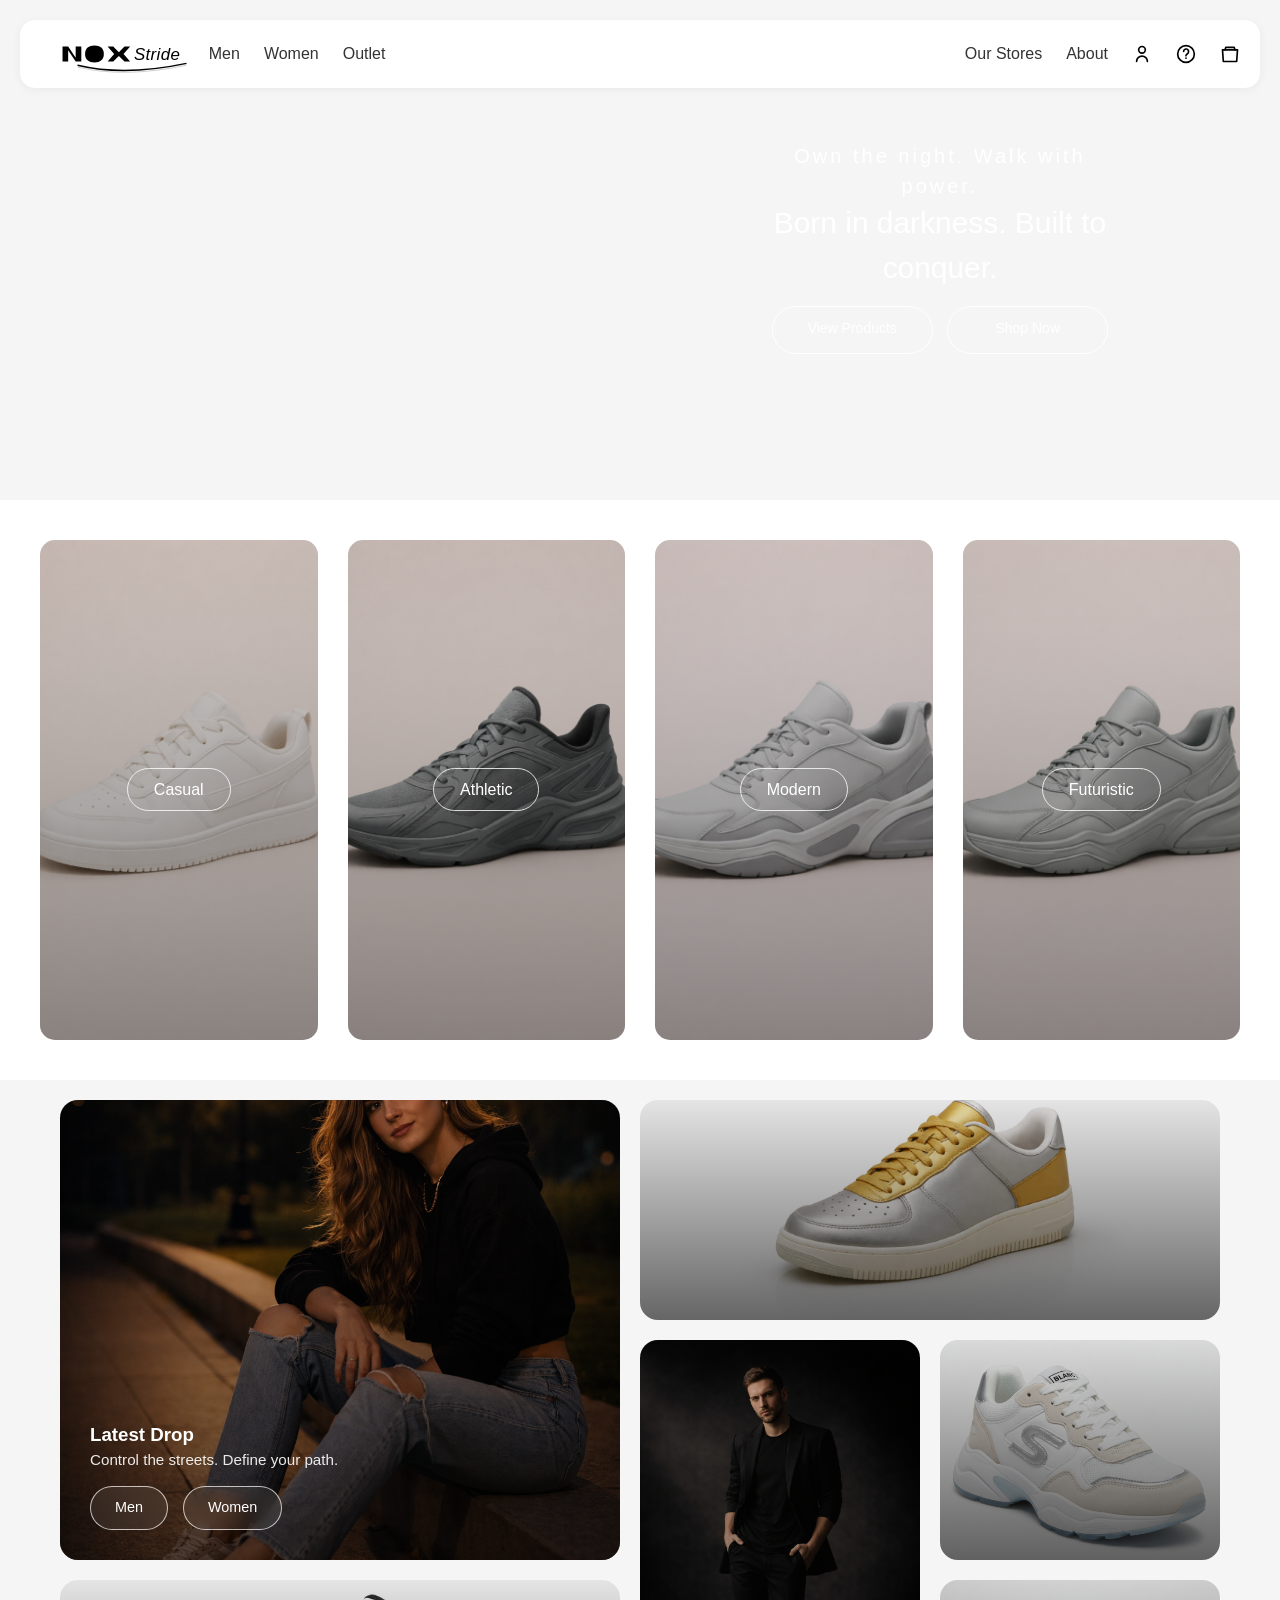
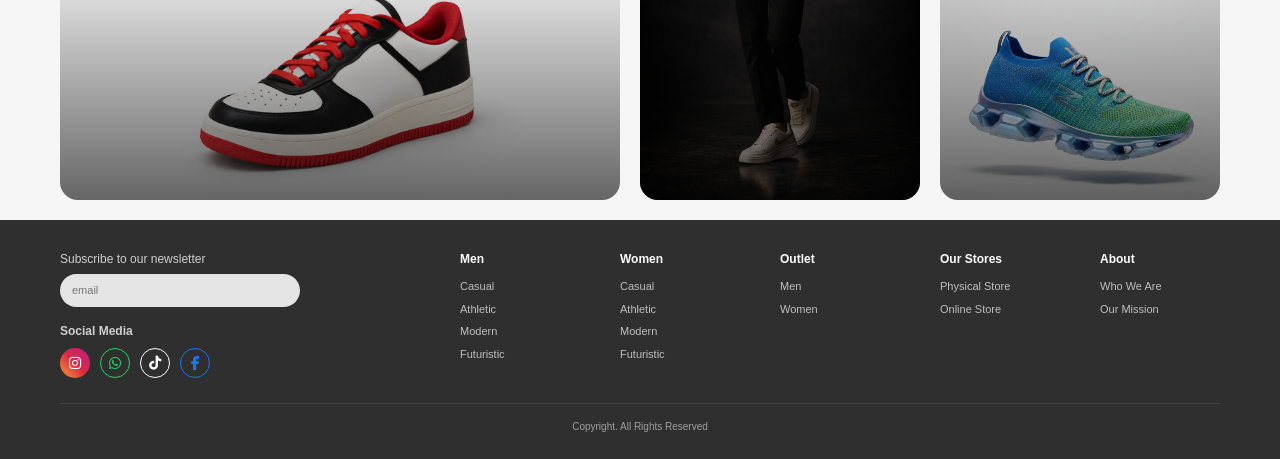
<file: index.html>
<!doctype html>
<html lang="en">
<head>
    <meta charset="UTF-8" />
    <meta name="viewport" content="width=device-width, initial-scale=1.0" />
    <title>NoxStride</title>

    <link rel="icon" type="image/png" href="images/assets/noxstride.png" />

    <meta
        name="description"
        content="Discover high-quality sportswear at NoxStride. Sneakers and trainers for every style."
    />

    <link rel="stylesheet" href="css/reset.css" />
    <link rel="stylesheet" href="css/variables.css" />
    <link rel="stylesheet" href="css/base.css" />
    <link rel="stylesheet" href="css/header.css" />
    <link rel="stylesheet" href="css/hero.css" />
    <link rel="stylesheet" href="css/product-category.css" />
    <link rel="stylesheet" href="css/product-grid.css" />
    <link rel="stylesheet" href="css/footer.css" />

    <link rel="stylesheet" href="https://cdnjs.cloudflare.com/ajax/libs/font-awesome/6.5.0/css/all.min.css">
</head>

<body>

<header class="header">

    <h1 class="logo">
        <a href="index.html">
            <img src="images/logo/noxstride-black.svg" alt="NoxStride">
        </a>
    </h1>

    <input type="checkbox" class="menu-toggle" id="menu-toggle">

    <nav class="nav-container">
        <div class="nav-center">
            <ul>
                <li><a href="#">Men</a></li>
                <li><a href="#">Women</a></li>
                <li><a href="#">Outlet</a></li>
            </ul>
        </div>

        <div class="nav-right">
            <ul>
                <li><a href="#">Our Stores</a></li>
                <li><a href="#">About</a></li>
                <li><a href="#"><img src="images/icons/user_icon.svg" class="icon"></a></li>
                <li><a href="#"><img src="images/icons/help_icon.svg" class="icon"></a></li>
                <li><a href="#"><img src="images/icons/bag_icon.svg" class="icon"></a></li>
            </ul>
        </div>
    </nav>

    <label for="menu-toggle" class="menu-icon">
        <img src="images/icons/icon.svg" alt="Menu">
    </label>

</header>

<main>

    <section class="hero-section">
        <div class="hero-overlay">
            <div class="hero-content">
                <span class="hero-subtitle">Own the night. Walk with power.</span>
                <h1 class="hero-title">Born in darkness. Built to conquer.</h1>

                <div class="hero-buttons">
                    <a class="hero-btn hero-btn-outline" href="shopall/store.html" target="_blank" rel="noopener noreferrer">
  View Products
</a>
                    <a class="hero-btn hero-btn-outline" href="#">Shop Now</a>
                </div>
            </div>
        </div>
    </section>

    <section class="categories-section">

        <div class="category-card casual">
            <a href="#" class="category-link">
                <span class="overlay"></span>
                <span class="category-name">Casual</span>
            </a>
        </div>

        <div class="category-card esporte">
            <a href="#" class="category-link">
                <span class="overlay"></span>
                <span class="category-name">Athletic</span>
            </a>
        </div>

        <div class="category-card moderno">
            <a href="#" class="category-link">
                <span class="overlay"></span>
                <span class="category-name">Modern</span>
            </a>
        </div>

        <div class="category-card futurista">
            <a href="#" class="category-link">
                <span class="overlay"></span>
                <span class="category-name">Futuristic</span>
            </a>
        </div>

    </section>

    <section class="grid-section"> 

        <div class="card top1">
            <div class="top1-content">
                <h3 class="card-title">Latest Drop</h3>
                <p class="card-subtitle">Control the streets. Define your path.</p>
                <div class="cta-group">
                    <a href="#" class="btn btn-outline">Men</a>
                    <a href="#" class="btn btn-outline">Women</a>
                </div>
            </div>
        </div>

        <div class="card top2"></div>
        <div class="card midL"></div>
        <div class="card midR"></div>
        <div class="card bottomL"></div>
        <div class="card bottomR"></div>

    </section>

</main>

<footer class="footer">
    <div class="footer-wrapper">

        <div class="footer-left">
            <p class="newsletter-title">Subscribe to our newsletter</p>
            <div class="newsletter-box">
                <input type="email" placeholder="email">
            </div>

            <p class="social-title">Social Media</p>
            <div class="social-icons">
                <a href="#" class="instagram"><i class="fa-brands fa-instagram"></i></a>
                <a href="#" class="whatsapp"><i class="fa-brands fa-whatsapp"></i></a>
                <a href="#" class="tiktok"><i class="fa-brands fa-tiktok"></i></a>
                <a href="#" class="facebook"><i class="fa-brands fa-facebook-f"></i></a>
            </div>
        </div>

        <div class="footer-columns">

            <div class="col">
                <p>Men</p>
                <a href="#">Casual</a>
                <a href="#">Athletic</a>
                <a href="#">Modern</a>
                <a href="#">Futuristic</a>
            </div>

            <div class="col">
                <p>Women</p>
                <a href="#">Casual</a>
                <a href="#">Athletic</a>
                <a href="#">Modern</a>
                <a href="#">Futuristic</a>
            </div>

            <div class="col">
                <p>Outlet</p>
                <a href="#">Men</a>
                <a href="#">Women</a>
            </div>

            <div class="col">
                <p>Our Stores</p>
                <a href="#">Physical Store</a>
                <a href="#">Online Store</a>
            </div>

            <div class="col">
                <p>About</p>
                <a href="#">Who We Are</a>
                <a href="#">Our Mission</a>
            </div>

        </div>
    </div>

    <div class="footer-bottom">
        <p>Copyright. All Rights Reserved</p>
    </div>
</footer>

</body>
</html>
</file>
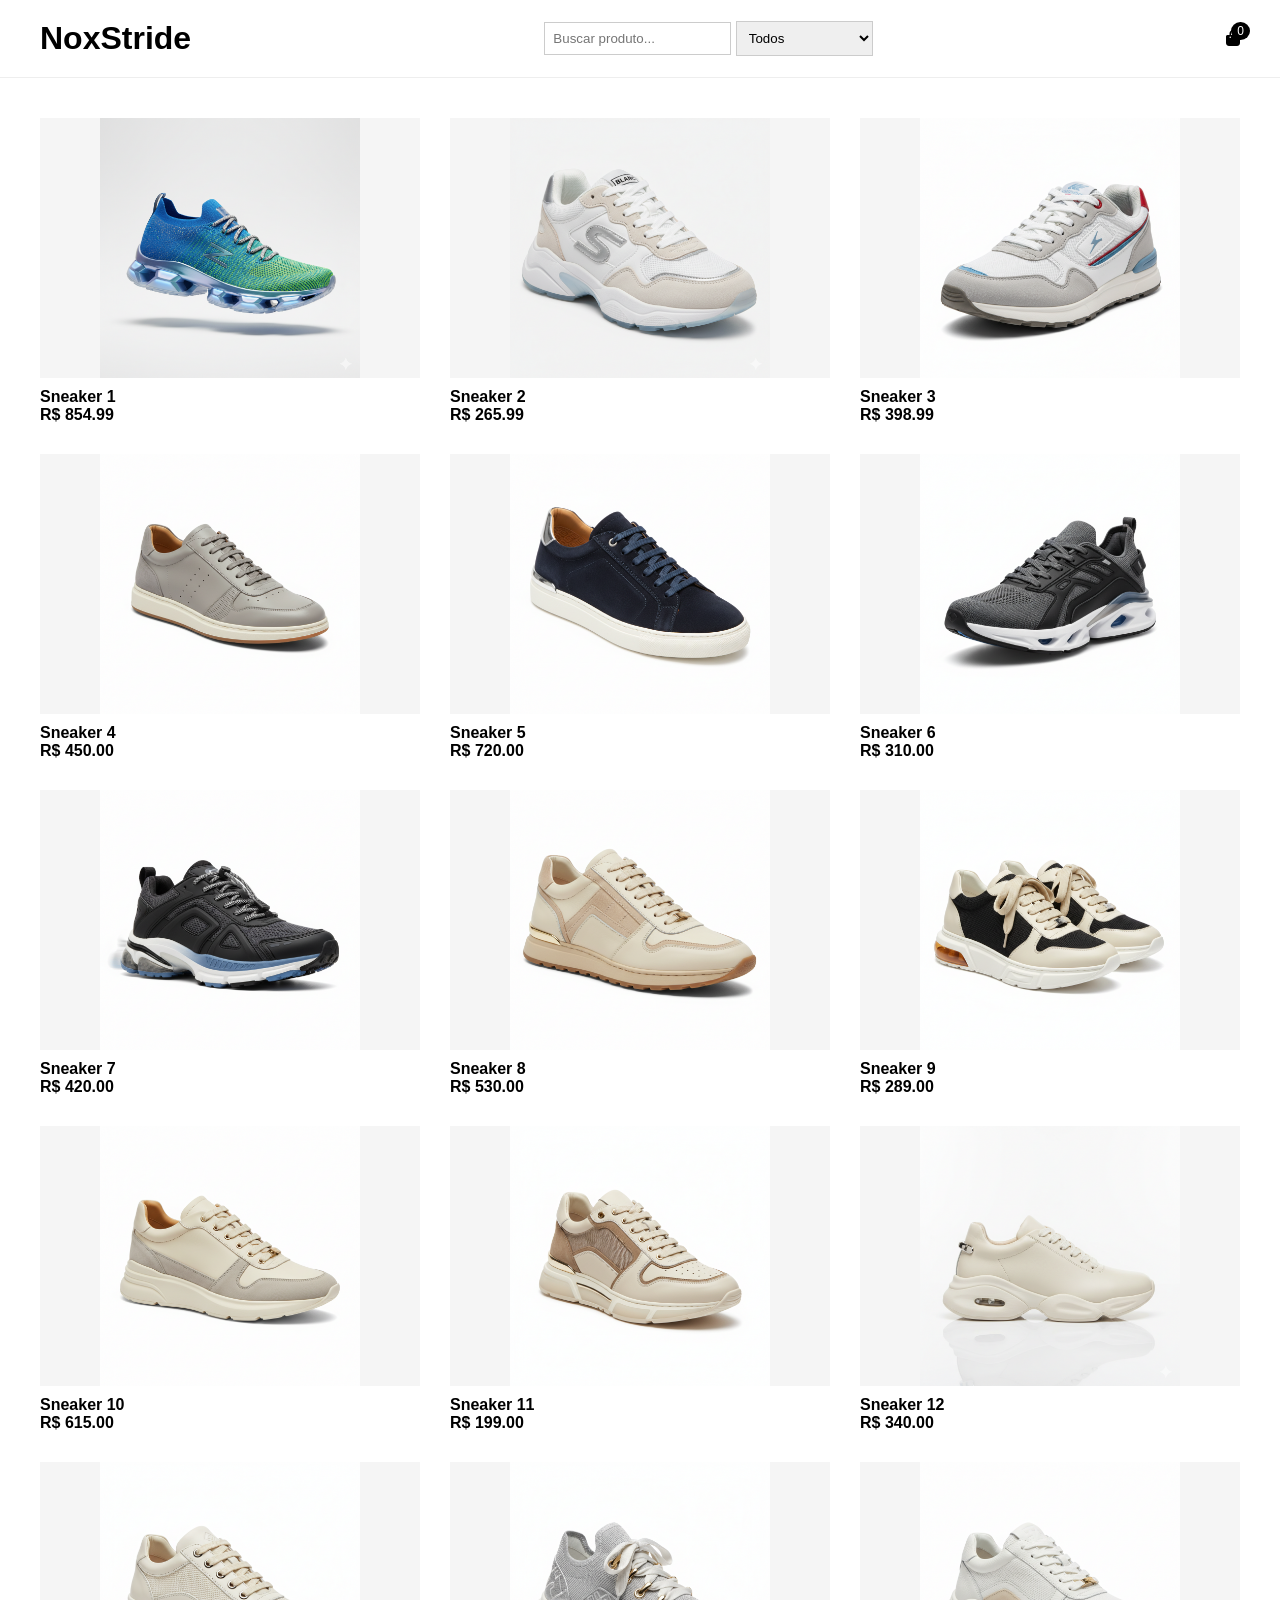
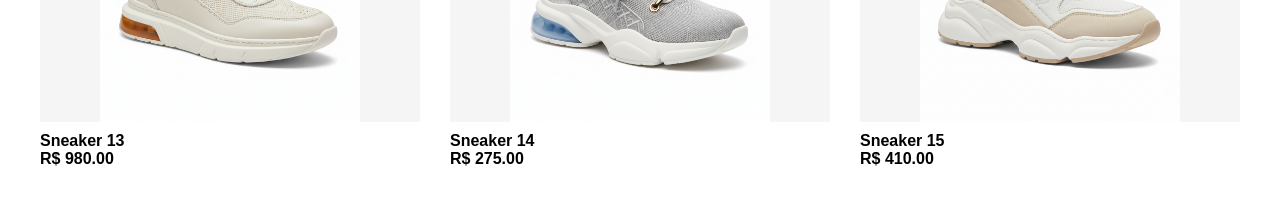
<file: shopall/store.html>
<!DOCTYPE html>
<html lang="pt-br">
<head>
    <meta charset="UTF-8">
    <meta name="viewport" content="width=device-width, initial-scale=1.0">
    <title>NoxStride Store</title>

    <link rel="icon" type="image/png" href="../images/assets/noxstride.png" />
    <link rel="stylesheet" href="style.css">

    <link rel="stylesheet" href="https://cdnjs.cloudflare.com/ajax/libs/font-awesome/6.0.0/css/all.min.css">
</head>

<body>

<header class="header">
    <h1 class="logo">NoxStride</h1>

    <div class="controls">
        <input type="text" id="search" placeholder="Buscar produto...">
        
        <select id="filter">
            <option value="all">Todos</option>
            <option value="0-300">Até R$300</option>
            <option value="300-600">R$300 - R$600</option>
            <option value="600">Acima de R$600</option>
        </select>
    </div>

    <div class="cart-icon">
        <i class="fa-solid fa-bag-shopping"></i>
        <span id="cart-count">0</span>
    </div>
</header>

<main>
    <section class="vitrine" id="vitrine"></section>
</main>

<aside class="cart-panel" id="cart-panel">

    <div class="cart-header">
        <h2>Carrinho</h2>
        <button id="close-cart">×</button>
    </div>

    <div id="cart-items"></div>

    <div class="cart-footer">
        <h3>Total: R$ <span id="cart-total">0.00</span></h3>
        <button class="checkout">Finalizar Compra</button>
    </div>

</aside>

<script src="app.js"></script>

</body>
</html>
</file>
<file: css/variables.css>
@import url('https://fonts.googleapis.com/css2?family=Ubuntu:ital,wght@0,300;0,400;0,500;0,700;1,300;1,400;1,500;1,700&display=swap');
:root{
 --font-principal: ubuntu, sans-serif;
}
</file>
<file: css/base.css>
/* ===========================
   Base CSS Geral
=========================== */
body {
    font-family: var(--font-principal);
    background-color: #000000;
    color: #ffffff;
}

@media (max-width:1280px)
main {
    padding: 0.635rem;
}
/* ===========================
   Botões do Hero (isolados)
=========================== */
.hero-btn {
    font-size: 1rem;
    width: 161px;
    height: 48px;
    border-radius: 25px;
    text-decoration: none;
    color: #ffffff;
    font-weight: 400;
    padding: 10px 20px;
    transition: background-color 0.3s, border-color 0.3s;
    display: inline-flex;
    justify-content: center;
    align-items: center;
    cursor: pointer;
}

.hero-btn-outline {
    background-color: transparent;
    border: 2px solid #ffffff;
    line-height: 23px;
}

.hero-btn-filled {
    background-color: #ffffff;
    color: #ff0000;
}

.hero-btn:hover {
    background-color: #ff0000;
    color: #ffffff;
    border-color: #ff0000;
}
</file>
<file: css/header.css>
/* =========================
   HEADER
========================= */
.header {
    position: fixed;
    top: 20px;
    left: 50%;
    transform: translateX(-50%);
    width: calc(100% - 40px);
    max-width: 1260px;
    border-radius: 15px;
    z-index: 999;

    display: flex;
    align-items: center;
    justify-content: space-between;

    padding: 10px 20px;
    background-color: #ffffff;
    box-shadow: 0 2px 10px rgba(0,0,0,0.05);
}

/* LOGO */
.logo img {
    height: 48px;
    transition: transform 0.3s ease;
}

.logo img:hover {
    transform: scale(1.05);
}

/* NAV CONTAINER */
.nav-container {
    display: flex;
    justify-content: space-between;
    align-items: center;
    width: 100%;
}

/* NAV CENTER */
.nav-center ul {
    display: flex;
    gap: 1.5rem;
    list-style: none;
}

/* NAV RIGHT */
.nav-right ul {
    display: flex;
    gap: 1.5rem;
    list-style: none;
    align-items: center;
}

/* LINKS */
.nav-center a,
.nav-right a {
    text-decoration: none;
    color: #333;
    transition: color 0.3s ease;
}

.nav-center a:hover,
.nav-right a:hover {
    color: red
}

/* ÍCONES */
.nav-right img.icon {
    height: 20px;
    transition: transform 0.3s ease, opacity 0.3s ease;
}

.nav-right a:hover img.icon {
    opacity: 0.7;
}

/* =========================
   MENU MOBILE
========================= */
.menu-toggle {
    display: none;
}

.menu-icon {
    display: none;
    width: 28px;
    cursor: pointer;
    z-index: 1001;
}

/* =========================
   RESPONSIVO MOBILE
========================= */
@media (max-width: 768px) {

    /* MOSTRA BOTÃO */
    .menu-icon {
        display: block;
    }

    /* MENU LATERAL */
    .nav-container {
        position: fixed;
        top: 0;
        right: -100%;
        width: 260px;
        height: 100vh;

        flex-direction: column;
        align-items: flex-start;

        padding: 80px 20px 20px;
        gap: 2rem;

        background-color: #ffffff;
        box-shadow: -2px 0 12px rgba(0,0,0,0.1);

        transition: right 0.4s ease;
        z-index: 1000;
    }

    /* ABRE MENU */
    .menu-toggle:checked ~ .nav-container {
        right: 0;
    }

    /* OVERLAY */
    .nav-container::before {
        content: "";
        position: fixed;
        top: 0;
        left: 0;
        width: 100%;
        height: 100%;
        background: rgba(0,0,0,0.4);
        opacity: 0;
        pointer-events: none;
        transition: opacity 0.3s ease;
    }

    .menu-toggle:checked ~ .nav-container::before {
        opacity: 1;
        pointer-events: auto;
    }

    /* LISTAS VERTICAIS */
    .nav-center,
    .nav-right {
        width: 100%;
    }

    .nav-center ul,
    .nav-right ul {
        flex-direction: column;
        width: 100%;
        gap: 1.2rem;
    }

    /* LINKS MOBILE */
    .nav-center a,
    .nav-right a {
        display: block;
        width: 100%;
        padding: 10px 0;
        border-bottom: 1px solid #eee;
    }
}

/* =========================
   AJUSTE NOTEBOOK
========================= */
@media (max-width: 1280px) {
    .header {
        width: calc(100% - 40px);
    }
}
</file>
<file: css/hero.css>
.hero-section {
    background: url("https://images.unsplash.com/photo-1718777585967-5866843e0c7a?q=80&w=735&auto=format&fit=crop&ixlib=rb-4.1.0&ixid=M3wxMjA3fDB8MHxwaG90by1wYWdlfHx8fGVufDB8fHx8fA%3D%3D") no-repeat;
    background-size: cover;
    background-position: center 80%;
    height: 500px;
    position: relative;
}

.hero-overlay {
    width: 100%;
    height: 100%;
    display: flex;
    align-items: center;
    justify-content: flex-end;
    padding-right: 10rem;
}

.hero-content {
    color: #ffffff;
    max-width: 360px;
    text-align: center;
}

/* Título */
.hero-content .hero-title {
    font-size: 1.87rem;
    margin-bottom: 10px;
    font-weight: 400;
}

/* Subtítulo */
.hero-content .hero-subtitle {
    font-size: 1.25rem;
    margin-bottom: 40px;
    font-weight: 400;
    line-height: 30px;
    letter-spacing: 3px;
}

/* Botões */
.hero-buttons a {
    display: inline-block;
    padding: 10px 22px;
    border: 1px solid white;
    border-radius: 30px;
    color: white;
    text-decoration: none;
    font-size: 14px;
    margin: 5px;
    transition: 0.3s;
}

.hero-buttons a:hover {
    background: white;
    color: black;
}

/* ===================== */
/* RESPONSIVO (MOBILE)   */
/* ===================== */

@media (max-width: 768px) {

    .hero-section {
        height: 660px;
        background-image: url(../../images/banners/photo-sneaker.avif);
    }

    .hero-overlay {
        justify-content: center;
        padding-right: 1rem;
    }

    .hero-content {
        max-width: 100%;
        text-align: center;
    }

    .hero-content .hero-title {
        font-size: 1.25rem;
    }

    .hero-content .hero-subtitle {
        font-size: 0.875rem;
        line-height: 20px;
        letter-spacing: 1px;
    }

    .hero-buttons a {
        padding: 6px 16px;
        font-size: 10px;
    }
}
</file>
<file: css/product-category.css>
.categories-section {
    background-color: #ffffff;
    padding: 40px;

    display: flex;
    justify-content: center;
    gap: 30px;

    flex-wrap: nowrap;
    max-width: 1400px;
    margin: auto;
}

/* CARD */

.category-card {
    width: 317px;
    height: 500px;
    border-radius: 15px;

    display: flex;
    justify-content: center;
    align-items: center;

    position: relative;
    overflow: hidden;

    background-size: cover;
    background-position: center;

    transition: transform 0.35s ease;
}

/* zoom do card */

.category-card:hover {
    transform: scale(1.03);
}

/* OVERLAY */

.category-card::before {
    content: '';
    position: absolute;
    inset: 0;

    background: linear-gradient(
        to bottom,
        rgba(0, 0, 0, 0.15),
        rgba(0, 0, 0, 0.45)
    );

    z-index: 1;
    transition: 0.3s ease;
}

/* overlay mais escuro no hover */

.category-card:hover::before {
    background: linear-gradient(
        to bottom,
        rgba(0, 0, 0, 0.25),
        rgba(0, 0, 0, 0.65)
    );
}

/* BOTÃO */

.category-name {
    font-size: 1rem;
    font-weight: 500;
    color: #ffffff;

    text-align: center;

    border: 1px solid rgba(255, 255, 255, 0.8);
    padding: 12px 26px;
    border-radius: 30px;

    text-decoration: none;

    transition: all 0.3s ease;

    position: relative;
    z-index: 2;

    backdrop-filter: blur(4px);
}

/* efeito hover do botão */

.category-name:hover {
    background-color: #ffffff;
    color: #000000;
    transform: scale(1.06);
    cursor: pointer;
}

/* remove sublinhado do link */

.category-card a,
.category-card a:visited,
.category-card a:hover,
.category-card a:active {
    text-decoration: none;
    color: inherit;
}

/* categorias (CORRIGIDO AQUI 🔥) */

.casual {
    background-image: url('../images/products/upcasual.png');
}

.esporte {
    background-image: url('../images/products/upesporte.png');
}

.moderno {
    background-image: url('../images/products/upmoderno.png');
}

.futurista {
    background-image: url('../images/products/upfuturista.png');
}

/* =========================
   RESPONSIVIDADE
========================= */

/* TABLET GRANDE */
@media (max-width: 1200px) {
    .categories-section {
        flex-wrap: wrap; /* quebra corretamente */
        gap: 25px;
        padding: 30px;
    }

    .category-card {
        width: 45%; /* 2 por linha */
        height: 420px;
    }
}

/* TABLET */
@media (max-width: 768px) {
    .categories-section {
        gap: 20px;
        padding: 25px 20px;
    }

    .category-card {
        width: 100%; /* 1 por linha */
        height: 380px;
    }

    .category-name {
        font-size: 0.9rem;
        padding: 10px 22px;
    }
}

/* MOBILE */
@media (max-width: 500px) {
    .categories-section {
        padding: 20px 15px;
        gap: 15px;
    }

    .category-card {
        height: 320px;
        border-radius: 12px;
    }

    .category-name {
        font-size: 0.85rem;
        padding: 9px 18px;
    }
}

/* MOBILE PEQUENO */
@media (max-width: 360px) {
    .category-card {
        height: 280px;
    }

    .category-name {
        font-size: 0.8rem;
        padding: 8px 16px;
    }
}
</file>
<file: css/product-grid.css>
/* RESET */
* {
    margin: 0;
    padding: 0;
    box-sizing: border-box;
}

body {
    background: #f5f5f5;
    font-family: Arial, sans-serif;
}

/* GRID */
.grid-section {
    display: grid;
    grid-template-columns: 2fr 1fr 1fr;
    grid-template-rows: repeat(3, 220px);
    gap: 20px;
    padding: 20px;
    max-width: 1200px;
    margin: 0 auto;
}

/* CARD BASE */
.grid-section > div {
    position: relative;
    border-radius: 18px;
    overflow: hidden;
    background-size: cover;
    background-position: center;
    cursor: pointer;

    transition: transform 0.4s ease, box-shadow 0.4s ease;
}

/* OVERLAY */
.grid-section > div::before {
    content: "";
    position: absolute;
    inset: 0;
    background: linear-gradient(
        to top,
        rgba(0,0,0,0.6),
        rgba(0,0,0,0.1)
    );
    z-index: 1;
    transition: 0.4s;
}

/* HOVER */
.grid-section > div:hover {
    transform: scale(1.04);
    box-shadow: 0 20px 40px rgba(0,0,0,0.25);
}

.grid-section > div:hover::before {
    background: linear-gradient(
        to top,
        rgba(0,0,0,0.75),
        rgba(0,0,0,0.2)
    );
}

/* ===== BLOCOS (CAMINHOS CORRETOS 🔥) ===== */

.top1 {
    grid-column: 1 / 2;
    grid-row: 1 / 3;
    background-image: url('../images/grid/grid6.png');
}

.top2 {
    grid-column: 2 / 4;
    grid-row: 1 / 2;
    background-image: url('../images/grid/grid9.png');
}

.midL {
    grid-column: 2 / 3;
    grid-row: 2 / 4;
    background-image: url('../images/grid/grid7.png');
}

.midR {
    grid-column: 3 / 4;
    grid-row: 2 / 3;
    background-image: url('../images/grid/grid14.png');
}

.bottomL {
    grid-column: 1 / 2;
    grid-row: 3 / 4;
    background-image: url('../images/grid/grid8.png');
}

.bottomR {
    grid-column: 3 / 4;
    grid-row: 3 / 4;
    background-image: url('../images/grid/grid15.png');
}

/* ===== CONTEÚDO ===== */

.top1-content {
    position: absolute;
    bottom: 30px;
    left: 30px;
    z-index: 2;
    color: white;
}

/* TEXTO */
.top1-content h2 {
    font-size: 2rem;
    margin-bottom: 10px;
}

.top1-content p {
    font-size: 0.95rem;
    opacity: 0.9;
}

/* ===== BOTÕES ===== */

.cta-group {
    display: flex;
    gap: 15px;
    margin-top: 15px;
}

.btn {
    padding: 10px 24px;
    border-radius: 40px;
    border: 1px solid rgba(255,255,255,0.7);
    color: white;
    text-decoration: none;
    font-size: 0.9rem;

    background: rgba(255,255,255,0.08);
    backdrop-filter: blur(8px);

    transition: all 0.3s ease;
}

.btn.primary {
    background: white;
    color: black;
    border: none;
}

.btn:hover {
    transform: translateY(-2px);
    background: white;
    color: black;
}


  /* =========================
   RESPONSIVIDADE (AJUSTADO)
========================= */

/* TABLET GRANDE */
@media (max-width: 1024px) {
    .grid-section {
        grid-template-columns: 1fr 1fr;
        grid-auto-rows: 220px;
        gap: 20px; /* ↑ mais espaço */
        padding: 20px;
    }

    .grid-section > div {
        grid-column: auto !important;
        grid-row: auto !important;
    }

    /* HERO */
    .top1 {
        grid-column: 1 / 3;
        min-height: 300px;
    }

    .top1-content h2 {
        font-size: 1.6rem;
    }
}

/* TABLET */
@media (max-width: 768px) {
    .grid-section {
        grid-template-columns: 1fr;
        grid-auto-rows: 240px;
        gap: 18px; /* ↑ respiro */
        padding: 18px;
    }

    .grid-section > div {
        min-height: 240px;
    }

    /* HERO continua maior */
    .top1 {
        min-height: 340px;
    }

    .top1-content {
        bottom: 20px;
        left: 20px;
    }

    .top1-content h2 {
        font-size: 1.4rem;
    }

    .cta-group {
        gap: 12px;
        flex-wrap: wrap;
    }
}

/* MOBILE */
@media (max-width: 480px) {
    .grid-section {
        gap: 16px;
        padding: 16px;
    }

    .grid-section > div {
        min-height: 220px;
    }

    .top1 {
        min-height: 300px;
    }

    .top1-content {
        bottom: 15px;
        left: 15px;
    }

    .top1-content h2 {
        font-size: 1.2rem;
    }

    .btn {
        padding: 8px 16px;
        font-size: 0.8rem;
    }
}

/* MOBILE PEQUENO */
@media (max-width: 360px) {
    .grid-section {
        gap: 14px;
    }

    .grid-section > div {
        min-height: 200px;
    }

    .top1 {
        min-height: 260px;
    }

    .cta-group {
        flex-direction: column;
        gap: 10px;
    }

    .btn {
        width: 100%;
        text-align: center;
    }
}
</file>
<file: css/footer.css>
.footer {
    background: #2f2f2f;
    color: #e5e5e5;
    padding: 50px 80px 20px;
    font-family: 'Helvetica Neue', Arial, sans-serif;
}

.footer-wrapper {
    display: flex;
    justify-content: space-between;
    align-items: flex-start;
}

/* ESQUERDA */
.footer-left {
    width: 280px;
}

.newsletter-title {
    font-size: 13px;
    margin-bottom: 10px;
    color: #cfcfcf;
}

.newsletter-box input {
    width: 100%;
    padding: 10px 14px;
    border-radius: 20px;
    border: none;
    outline: none;
    background: #e5e5e5;
    font-size: 12px;
}

/* INPUT FOCUS MELHORADO */
.newsletter-box input:focus {
    box-shadow: 0 0 0 2px #ffffff;
}

.social-title {
    margin-top: 25px;
    font-size: 13px;
    color: #cfcfcf;
    font-weight: bold;
}

.social-icons {
    display: flex;
    gap: 12px;
    margin-top: 10px;
}

/* ESTILO BASE DOS ÍCONES */
.social-icons a {
    width: 35px;
    height: 35px;
    border: 1px solid #777;
    border-radius: 50%;
    display: flex;
    align-items: center;
    justify-content: center;
    color: #e5e5e5;
    font-size: 16px;
    transition: all 0.3s ease;
    text-decoration: none;
}

/* =========================
   CORES DAS REDES SOCIAIS
========================= */

/* INSTAGRAM */
.social-icons a.instagram {
    background: linear-gradient(45deg, #f09433 0%, #e6683c 25%, #dc2743 50%, #cc2366 75%, #bc1888 100%);
    color: #fff;
    border: none;
}

/* WHATSAPP */
.social-icons a.whatsapp {
    color: #25D366;
    border-color: #25D366;
}

/* TIKTOK */
.social-icons a.tiktok {
    color: #fff;
    border-color: #fff;
}

/* FACEBOOK */
.social-icons a.facebook {
    color: #1877F2;
    border-color: #1877F2;
}

/* =========================
   EFEITOS DE HOVER (AO PASSAR O MOUSE)
========================= */

.social-icons a:hover {
    transform: translateY(-3px); /* Levanta levemente o ícone */
}

.social-icons a.instagram:hover {
    filter: brightness(1.2);
    box-shadow: 0 4px 12px rgba(220, 39, 67, 0.4);
}

.social-icons a.whatsapp:hover {
    background-color: #25D366;
    color: #fff;
    box-shadow: 0 4px 12px rgba(37, 211, 102, 0.4);
}

.social-icons a.tiktok:hover {
    background-color: #fff;
    color: #000;
    box-shadow: 0 4px 12px rgba(255, 255, 255, 0.3);
}

.social-icons a.facebook:hover {
    background-color: #1877F2;
    color: #fff;
    box-shadow: 0 4px 12px rgba(24, 119, 242, 0.4);
}

/* COLUNAS */
.footer-columns {
    display: flex;
    gap: 60px;
}

.col {
    display: flex;
    flex-direction: column;
    min-width: 120px;
}

.col p {
    font-size: 13px;
    margin-bottom: 15px;
    color: #ffffff;
    font-weight: bold;
}

.col a {
    font-size: 12px;
    color: #bfbfbf;
    text-decoration: none;
    margin-bottom: 8px;
    transition: 0.2s;
}

/* HOVER LINKS */
.col a:hover {
    color: #ffffff;
    padding-left: 5px; /* Efeito suave de deslocamento */
}

/* LINHA + COPYRIGHT */
.footer-bottom {
    border-top: 1px solid #444;
    margin-top: 40px;
    padding: 20px 0;
    text-align: center;
}

.footer-bottom p {
    font-size: 11px;
    color: #a0a0a0;
    margin: 0;
}

.footer {
    padding: 30px 60px 10px; /* ↓ diminui altura geral */
}

/* WRAPPER */
.footer-wrapper {
    gap: 25px; /* ↓ menos espaço entre blocos */
}

/* ESQUERDA */
.footer-left {
    width: 240px; /* ↓ um pouco menor */
}

.newsletter-title {
    font-size: 12px;
    margin-bottom: 6px;
}

.newsletter-box input {
    padding: 8px 12px;
    font-size: 11px;
}

/* SOCIAL */
.social-title {
    margin-top: 15px;
    font-size: 12px;
}

.social-icons {
    gap: 10px;
    margin-top: 8px;
}

.social-icons a {
    width: 30px;
    height: 30px;
    font-size: 14px;
}

/* COLUNAS */
.footer-columns {
    gap: 40px; /* ↓ menos espaço horizontal */
}

.col p {
    font-size: 12px;
    margin-bottom: 10px;
}

.col a {
    font-size: 11px;
    margin-bottom: 6px;
}

/* FOOTER BOTTOM */
.footer-bottom {
    margin-top: 25px;
    padding: 15px 0;
}

.footer-bottom p {
    font-size: 10px;
}
</file>
<file: shopall/style.css>
* {
    margin: 0;
    padding: 0;
    box-sizing: border-box;
    font-family: Arial, sans-serif;
}

body {
    background: #fff;
}

/* HEADER */
.header {
    display: flex;
    align-items: center;
    justify-content: space-between;
    padding: 20px 40px;
    border-bottom: 1px solid #eee;
}

#search, #filter {
    padding: 8px;
    border: 1px solid #ccc;
}

/* CARRINHO */
.cart-icon {
    position: relative;
    cursor: pointer;
}

#cart-count {
    position: absolute;
    top: -8px;
    right: -10px;
    background: black;
    color: white;
    font-size: 12px;
    padding: 2px 6px;
    border-radius: 50%;
}

/* GRID */
.vitrine {
    display: grid;
    grid-template-columns: repeat(3, 1fr);
    gap: 30px;
    padding: 40px;
}

/* CARD */
.card {
    width: 100%;
}

/* CONTAINER DA IMAGEM (CORREÇÃO PRINCIPAL) */
.image-container {
    width: 100%;
    height: 260px;
    background: #f5f5f5;
    display: flex;
    align-items: center;
    justify-content: center;
    overflow: hidden;
}

/* IMAGEM CORRIGIDA */
.image-container img {
    height: 100%;
    width: auto;
    object-fit: contain;
    display: block;
}

/* BOTÃO */
.add-cart {
    position: absolute;
    bottom: 10px;
    background: black;
    color: white;
    border: none;
    padding: 8px 12px;
    opacity: 0;
    transition: 0.3s;
}

.image-container {
    position: relative;
}

.card:hover .add-cart {
    opacity: 1;
}

/* INFO */
.info {
    margin-top: 10px;
}

.info h3 {
    font-size: 16px;
}

.info span {
    font-weight: bold;
}

/* CARRINHO LATERAL */
.cart-panel {
    position: fixed;
    right: -400px;
    top: 0;
    width: 400px;
    height: 100%;
    background: white;
    border-left: 1px solid #eee;
    transition: 0.3s;
    padding: 20px;
    overflow-y: auto;
}

.cart-panel.open {
    right: 0;
}

/* HEADER CARRINHO */
.cart-header {
    display: flex;
    justify-content: space-between;
    margin-bottom: 20px;
}

/* FOOTER */
.cart-footer {
    margin-top: 20px;
    border-top: 1px solid #eee;
    padding-top: 10px;
}

.checkout {
    width: 100%;
    background: black;
    color: white;
    border: none;
    padding: 12px;
    margin-top: 10px;
    cursor: pointer;
}

/* RESPONSIVO */
@media (max-width: 900px) {
    .vitrine {
        grid-template-columns: repeat(2, 1fr);
    }
}

@media (max-width: 600px) {
    .vitrine {
        grid-template-columns: 1fr;
    }
}
</file>
